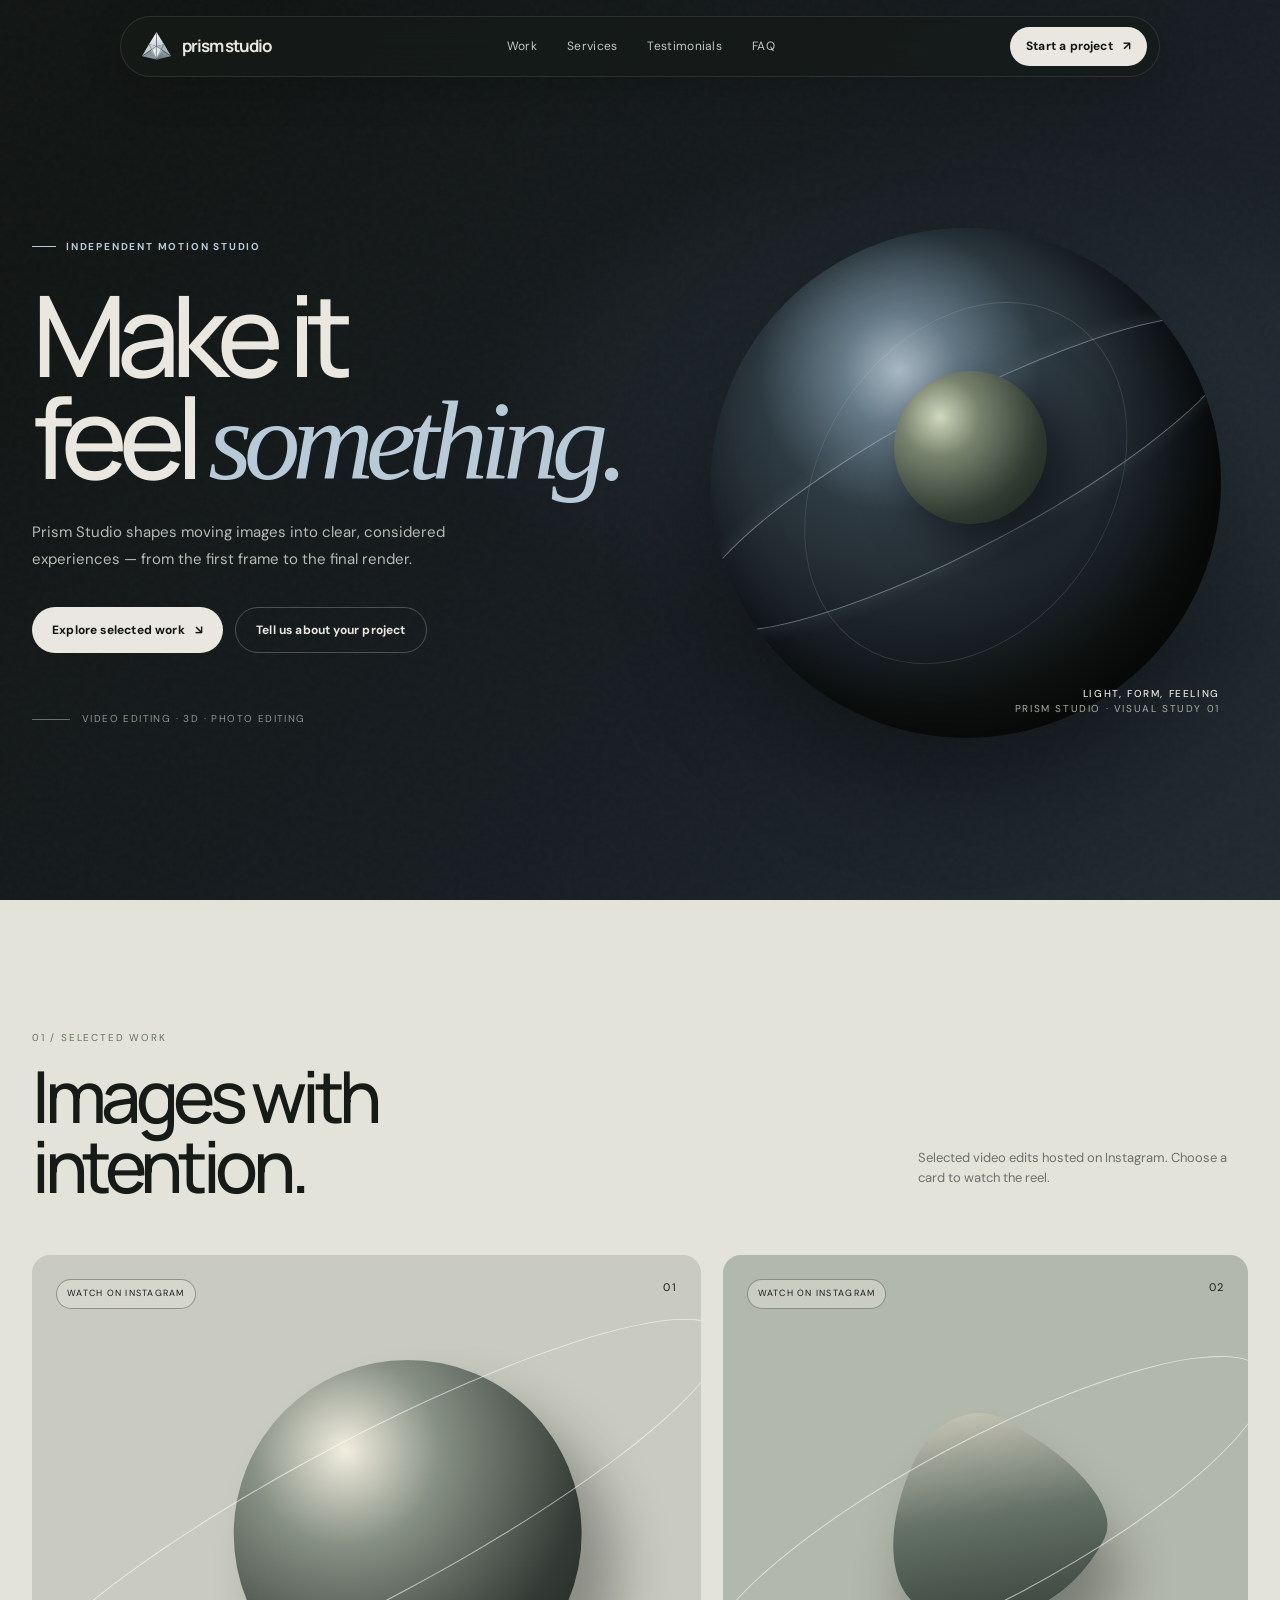
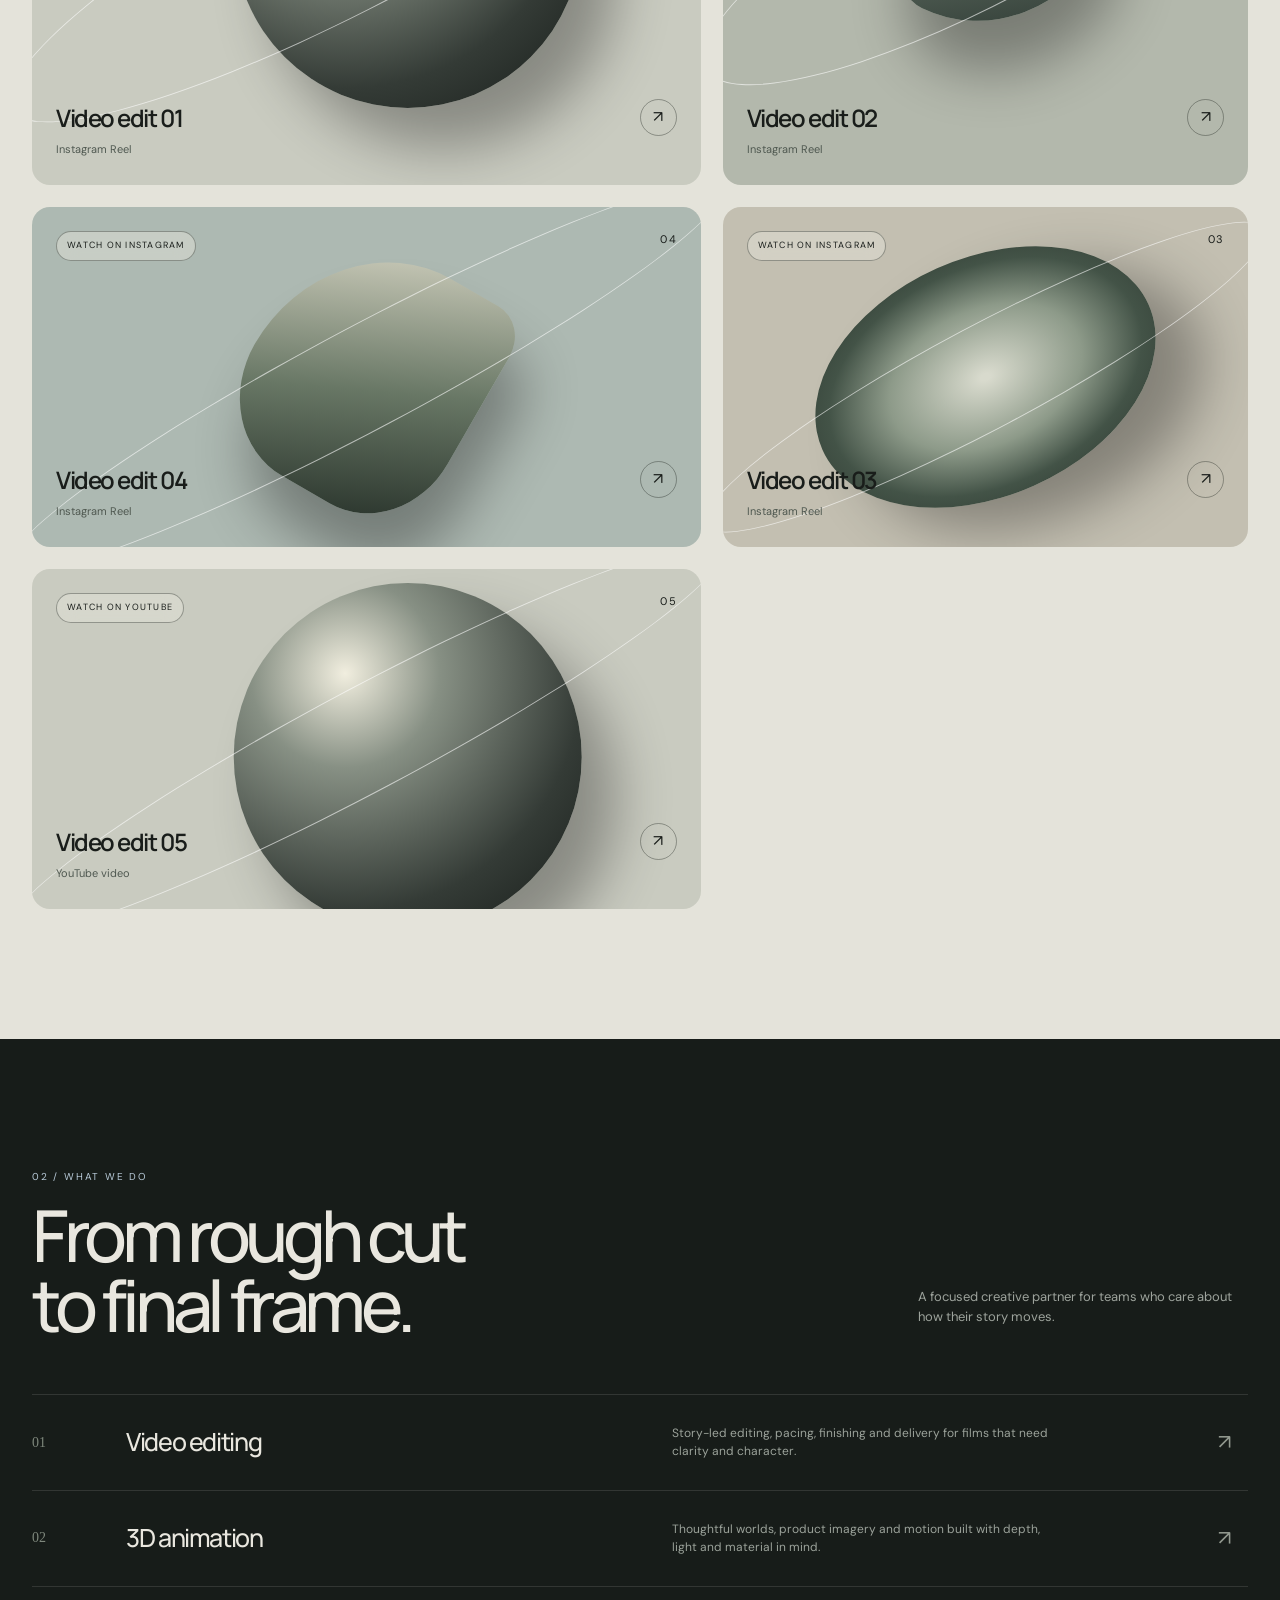
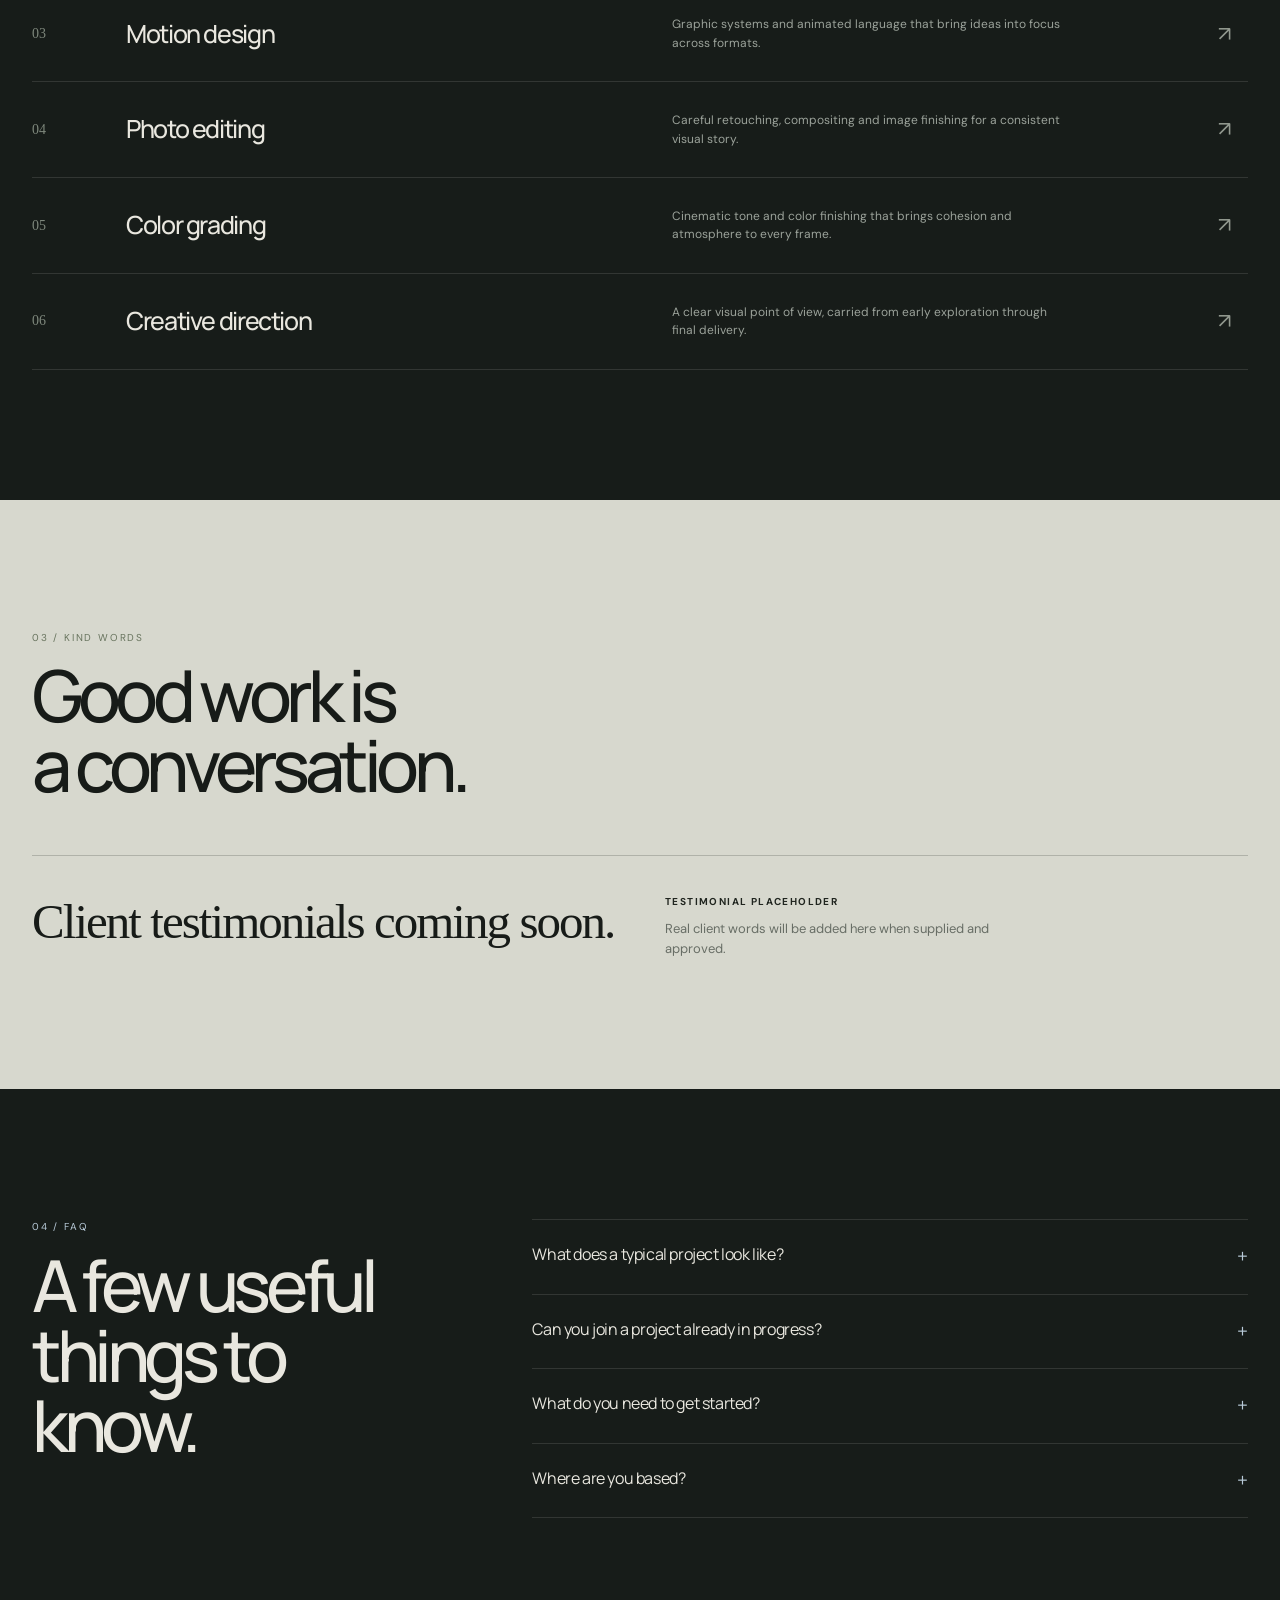
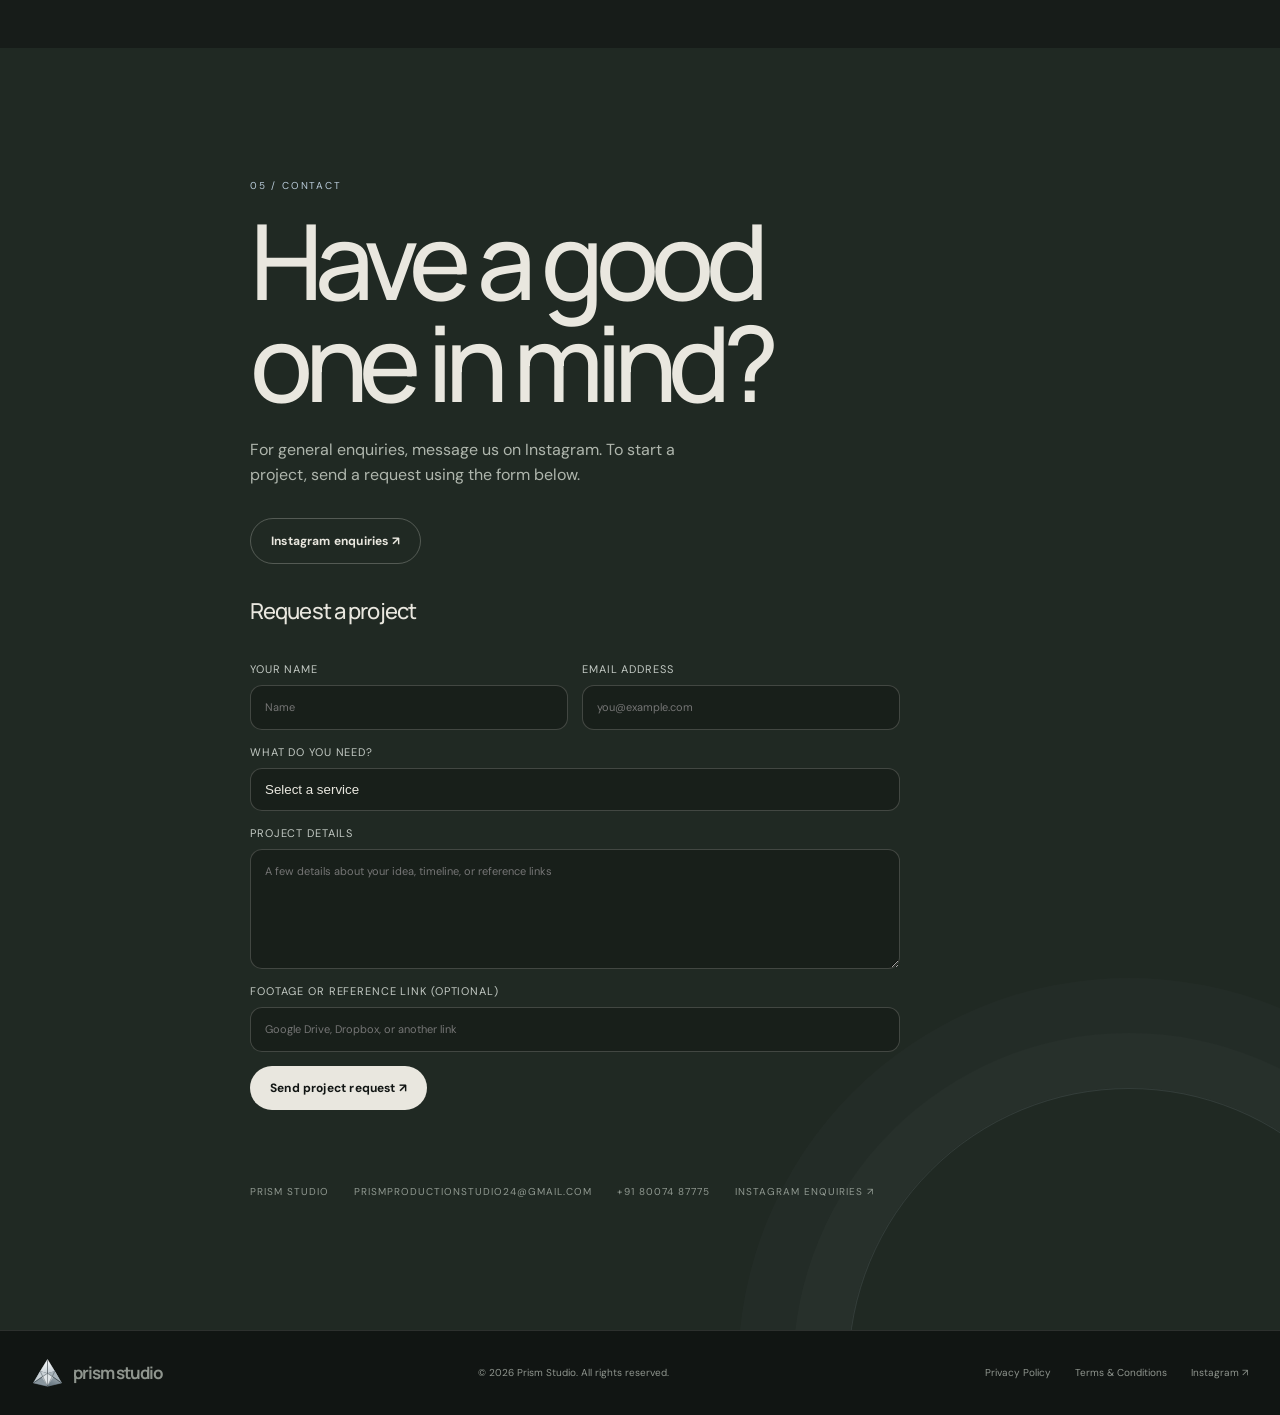
<file: index.html>
<!doctype html><html lang="en"><head><meta charset="utf-8"><meta name="viewport" content="width=device-width,initial-scale=1"><meta name="theme-color" content="#111513"><meta name="description" content="Prism Studio — video editing, motion design and 3D animation."><title>Prism Studio — Motion with meaning</title><link rel="stylesheet" href="assets/site.css"></head><body>
<header class="topbar"><a class="brand" href="#top" aria-label="Prism Studio home"><img class="brand-mark" src="assets/prism-mark.svg" alt="">prism studio</a><nav class="navlinks" aria-label="Main navigation"><a href="#work">Work</a><a href="#services">Services</a><a href="#testimonials">Testimonials</a><a href="#faq">FAQ</a></nav><a class="nav-cta" href="#contact">Start a project <span>↗</span></a><button class="menu-button" aria-label="Toggle navigation" aria-expanded="false">☰</button></header>
<main id="top"><section class="hero"><div class="wrap hero-grid"><div class="reveal"><div class="eyebrow">Independent motion studio</div><h1>Make it<br>feel <em>something.</em></h1><p class="hero-copy">Prism Studio shapes moving images into clear, considered experiences — from the first frame to the final render.</p><div class="actions"><a class="pill" href="#work">Explore selected work <span>↘</span></a><a class="pill outline" href="#contact">Tell us about your project</a></div><div class="hero-note">Video editing · 3D · photo editing</div></div><div class="hero-art reveal delay-1" aria-label="Abstract 3D orbital sculpture"><div class="orbital"><div class="orbital-core"></div></div><div class="art-caption"><strong>Light, form, feeling</strong>Prism Studio · visual study 01</div></div></div></section>
<section class="section work-section" id="work"><div class="wrap"><div class="section-head reveal"><div><div class="section-kicker">01 / Selected work</div><h2>Images with<br>intention.</h2></div><p class="section-intro">Selected video edits hosted on Instagram. Choose a card to watch the reel.</p></div><div class="work-grid"><a class="work-card large reveal" href="https://www.instagram.com/reel/DcoTvQAulcN/?rpxt=MWo0MzhoNXVrMWR6cg==" target="_blank" rel="noopener noreferrer" aria-label="Watch video edit 01 on Instagram"><div class="project-art"></div><div class="work-card-top"><span class="placeholder-tag">Watch on Instagram</span><span class="index">01</span></div><div class="work-card-bottom"><div><h3 class="work-title">Video edit 01</h3><span class="work-type">Instagram Reel</span></div><span class="arrow">↗</span></div></a><a class="work-card reveal delay-1" href="https://www.instagram.com/reel/Dc1XZB6unza/?psln=bG1zMG05eWZ3cm5j" target="_blank" rel="noopener noreferrer" aria-label="Watch video edit 02 on Instagram"><div class="project-art"></div><div class="work-card-top"><span class="placeholder-tag">Watch on Instagram</span><span class="index">02</span></div><div class="work-card-bottom"><div><h3 class="work-title">Video edit 02</h3><span class="work-type">Instagram Reel</span></div><span class="arrow">↗</span></div></a><a class="work-card reveal" href="https://www.instagram.com/reel/DdUJDcROep2/?srtk=bHZiM2lrMzVsazl2" target="_blank" rel="noopener noreferrer" aria-label="Watch video edit 03 on Instagram"><div class="project-art"></div><div class="work-card-top"><span class="placeholder-tag">Watch on Instagram</span><span class="index">03</span></div><div class="work-card-bottom"><div><h3 class="work-title">Video edit 03</h3><span class="work-type">Instagram Reel</span></div><span class="arrow">↗</span></div></a><a class="work-card reveal delay-1" href="https://www.instagram.com/reel/Det_S4xIMMO/?srtk=MTRuODVobW0yYWtkeg==" target="_blank" rel="noopener noreferrer" aria-label="Watch video edit 04 on Instagram"><div class="project-art"></div><div class="work-card-top"><span class="placeholder-tag">Watch on Instagram</span><span class="index">04</span></div><div class="work-card-bottom"><div><h3 class="work-title">Video edit 04</h3><span class="work-type">Instagram Reel</span></div><span class="arrow">↗</span></div></a><a class="work-card reveal" href="https://youtu.be/CrVxP1KVZQ4?si=kU7oTXhPqbn01vKL" target="_blank" rel="noopener noreferrer" aria-label="Watch video edit 05 on YouTube"><div class="project-art"></div><div class="work-card-top"><span class="placeholder-tag">Watch on YouTube</span><span class="index">05</span></div><div class="work-card-bottom"><div><h3 class="work-title">Video edit 05</h3><span class="work-type">YouTube video</span></div><span class="arrow">↗</span></div></a></div></div></section>
<section class="section services-section" id="services"><div class="wrap"><div class="section-head reveal"><div><div class="section-kicker">02 / What we do</div><h2>From rough cut<br>to final frame.</h2></div><p class="section-intro">A focused creative partner for teams who care about how their story moves.</p></div><div class="services-list"><div class="service-row reveal"><span class="service-num">01</span><h3>Video editing</h3><p>Story-led editing, pacing, finishing and delivery for films that need clarity and character.</p><span class="service-arrow">↗</span></div><div class="service-row reveal"><span class="service-num">02</span><h3>3D animation</h3><p>Thoughtful worlds, product imagery and motion built with depth, light and material in mind.</p><span class="service-arrow">↗</span></div><div class="service-row reveal"><span class="service-num">03</span><h3>Motion design</h3><p>Graphic systems and animated language that bring ideas into focus across formats.</p><span class="service-arrow">↗</span></div><div class="service-row reveal"><span class="service-num">04</span><h3>Photo editing</h3><p>Careful retouching, compositing and image finishing for a consistent visual story.</p><span class="service-arrow">↗</span></div><div class="service-row reveal"><span class="service-num">05</span><h3>Color grading</h3><p>Cinematic tone and color finishing that brings cohesion and atmosphere to every frame.</p><span class="service-arrow">↗</span></div><div class="service-row reveal"><span class="service-num">06</span><h3>Creative direction</h3><p>A clear visual point of view, carried from early exploration through final delivery.</p><span class="service-arrow">↗</span></div></div></div></section>
<section class="section testimonial-section" id="testimonials"><div class="wrap"><div class="section-head reveal"><div><div class="section-kicker">03 / Kind words</div><h2>Good work is<br>a conversation.</h2></div></div><div class="testimonial-card reveal"><div class="testimonial-quote">Client testimonials coming soon.</div><div class="testimonial-note"><strong>Testimonial placeholder</strong>Real client words will be added here when supplied and approved.</div></div></div></section>
<section class="section faq-section" id="faq"><div class="wrap faq-layout"><div class="reveal"><div class="section-kicker">04 / FAQ</div><h2>A few useful<br>things to know.</h2></div><div class="faq-list reveal delay-1"><details><summary>What does a typical project look like?</summary><p>Every project is shaped around its goals, team and timeline. Share a little about what you have in mind and we can outline a suitable process.</p></details><details><summary>Can you join a project already in progress?</summary><p>Yes. Prism can support a specific stage, from editorial and motion through to 3D production and finishing.</p></details><details><summary>What do you need to get started?</summary><p>A short brief, a sense of the intended audience and any existing material are a helpful start. We can work through the rest together.</p></details><details><summary>Where are you based?</summary><p>Studio location and availability details will be added here.</p></details></div></div></section>
<section class="section contact-section" id="contact"><div class="wrap contact-inner reveal"><div class="section-kicker">05 / Contact</div><h2>Have a good<br>one in mind?</h2><p>For general enquiries, message us on Instagram. To start a project, send a request using the form below.</p><p><a class="pill outline" href="https://www.instagram.com/prism.studioooo?vrfl=MWh2ZXpia2JwYWEyaw==" target="_blank" rel="noopener noreferrer">Instagram enquiries ↗</a></p><h3 class="form-heading">Request a project</h3><form class="contact-form" id="project-form" action="https://formspree.io/f/mwlepyba" method="POST"><input type="hidden" name="_subject" value="New Prism Studio project request"><label class="form-trap" aria-hidden="true">Leave this field empty<input name="_gotcha" tabindex="-1" autocomplete="off"></label><label>Your name<input name="name" autocomplete="name" required placeholder="Name"></label><label>Email address<input name="email" type="email" autocomplete="email" required placeholder="you@example.com"></label><label class="full">What do you need?<select name="service" required><option value="" disabled selected>Select a service</option><option>Video editing</option><option>3D animation</option><option>Photo editing</option><option>Motion design</option><option>Color grading</option><option>Something else</option></select></label><label class="full">Project details<textarea name="details" required placeholder="A few details about your idea, timeline, or reference links"></textarea></label><label class="full">Footage or reference link (optional)<input name="footage_link" type="url" placeholder="Google Drive, Dropbox, or another link"></label><button class="pill" type="submit">Send project request ↗</button><p class="form-status" id="form-status" role="status" aria-live="polite"></p></form><div class="contact-meta"><span>Prism Studio</span><a href="mailto:prismproductionstudio24@gmail.com">prismproductionstudio24@gmail.com</a><a href="tel:+918007487775">+91 80074 87775</a><span><a href="https://www.instagram.com/prism.studioooo?vrfl=MWh2ZXpia2JwYWEyaw==" target="_blank" rel="noopener noreferrer">Instagram enquiries ↗</a></span></div></div></section></main>
<footer class="footer"><div class="wrap footer-inner"><a class="brand" href="#top"><img class="brand-mark" src="assets/prism-mark.svg" alt="">prism studio</a><span>© <span data-year></span> Prism Studio. All rights reserved.</span><div class="footer-links"><a href="privacy.html">Privacy Policy</a><a href="terms.html">Terms &amp; Conditions</a><a href="https://www.instagram.com/prism.studioooo?vrfl=MWh2ZXpia2JwYWEyaw==" target="_blank" rel="noopener noreferrer">Instagram ↗</a></div></div></footer><script src="assets/site.js"></script></body></html>
</file>
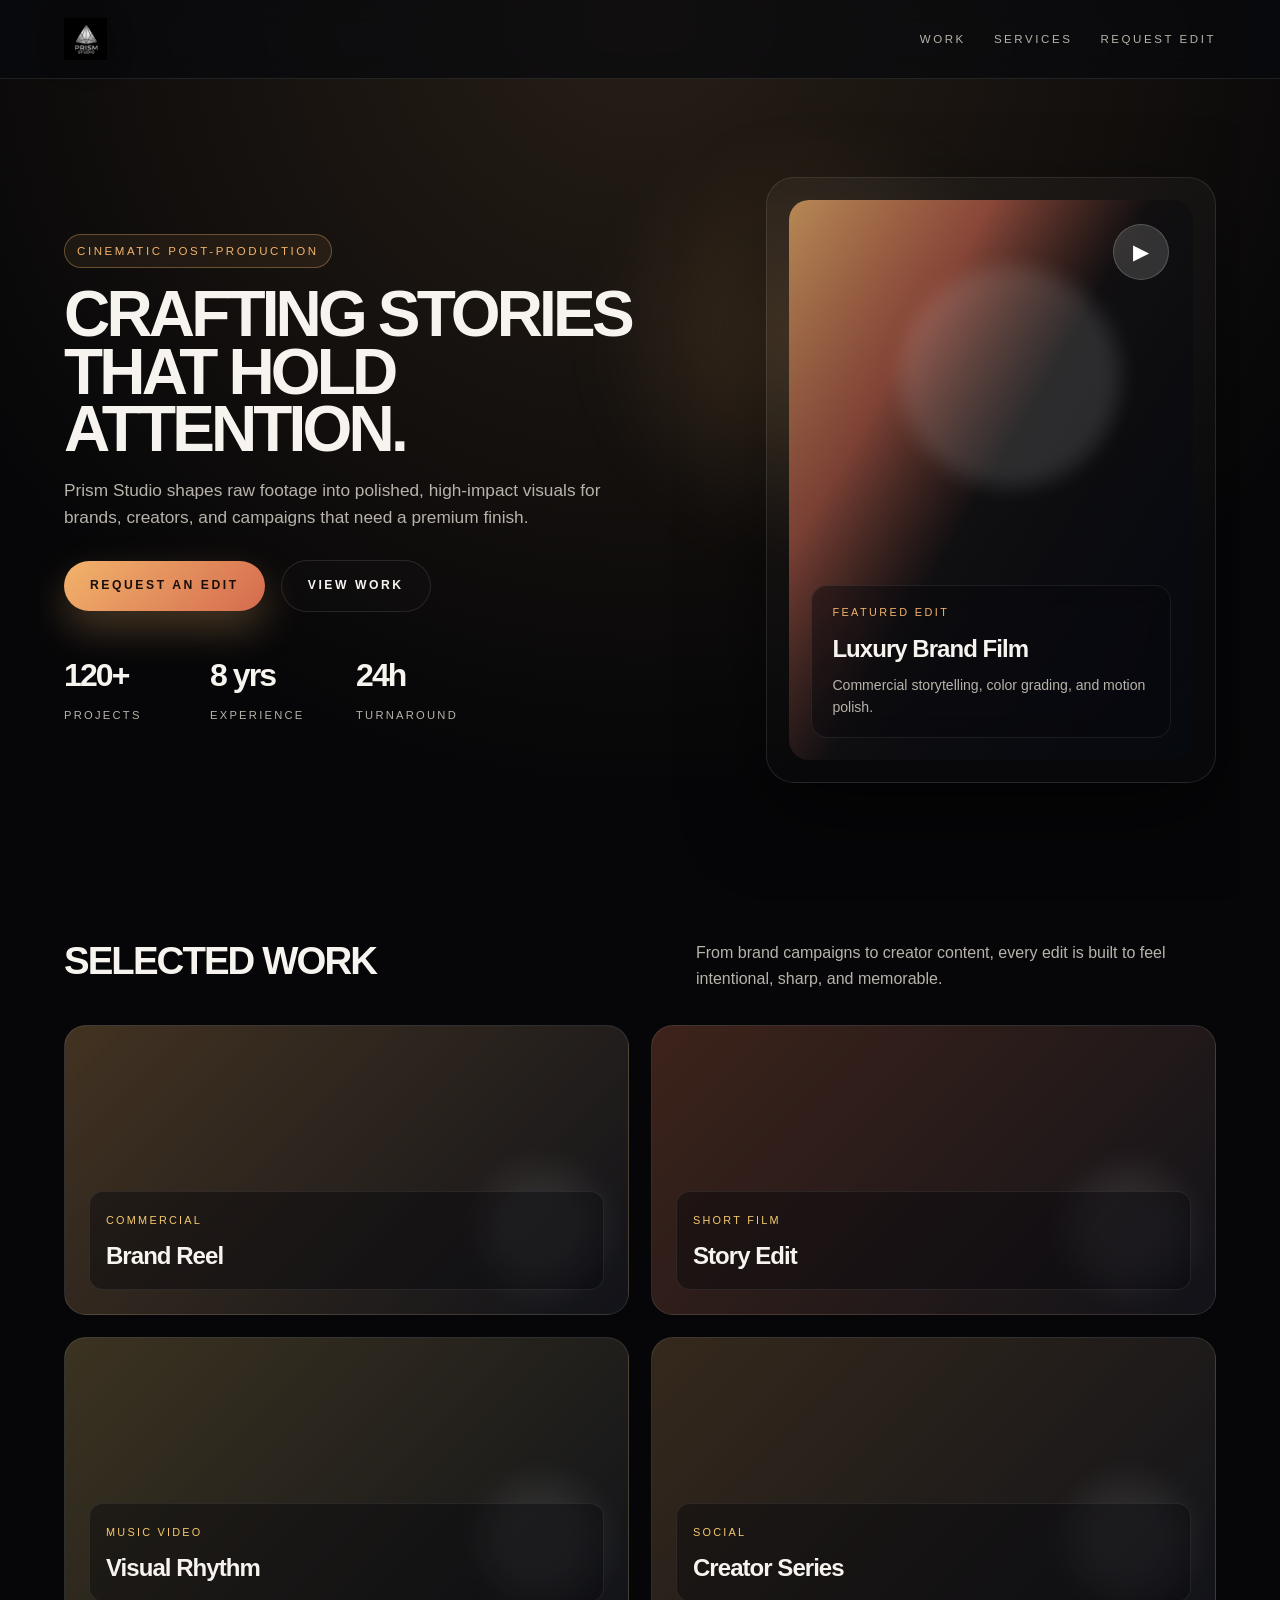
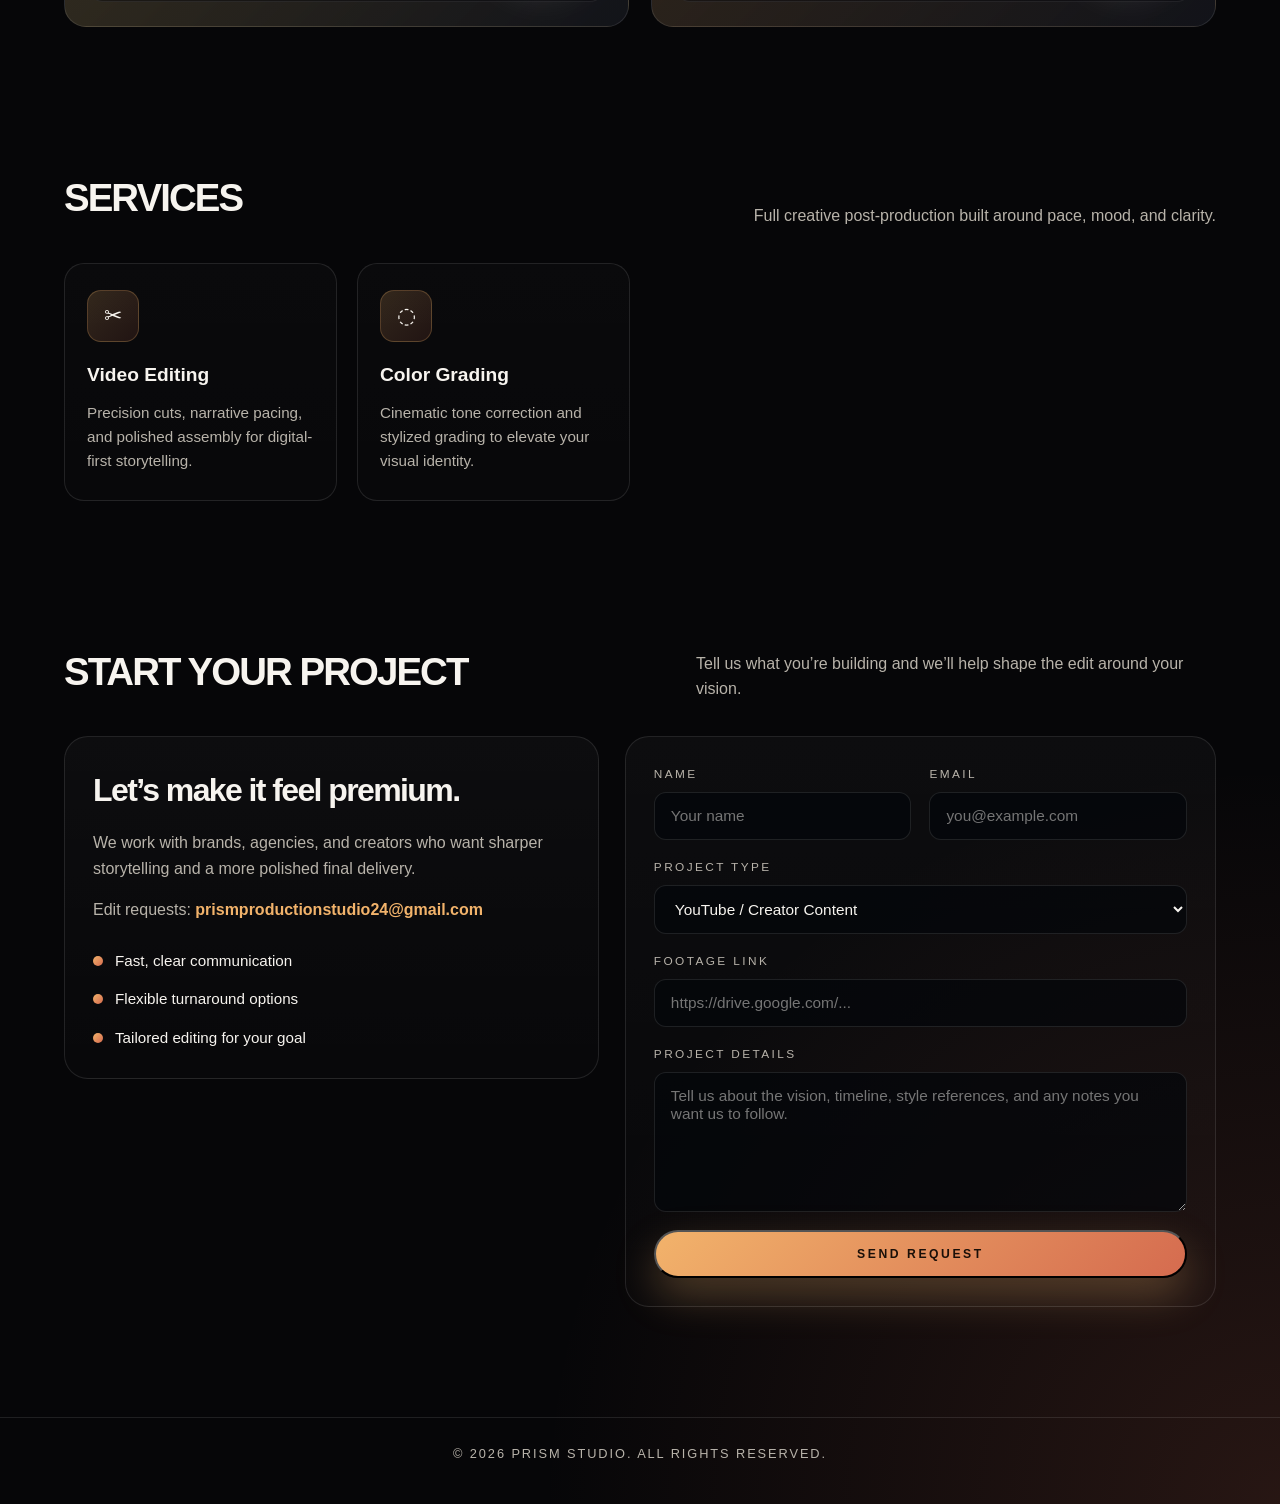
<file: index .html>
<!DOCTYPE html>
<html lang="en">
<head>
    <meta charset="UTF-8">
    <meta name="viewport" content="width=device-width, initial-scale=1.0">
    <title>Prism Studio | Video Editing & Post-Production</title>
    <style>
        :root {
            --bg: #060608;
            --bg-soft: #0f1016;
            --panel: rgba(12, 14, 20, 0.82);
            --panel-strong: #141722;
            --line: rgba(255,255,255,0.1);
            --text: #f7f4ef;
            --muted: #b8b3aa;
            --accent: #f2b36b;
            --accent-2: #d56b4f;
            --highlight: #f4c96d;
            --shadow: 0 30px 80px rgba(0, 0, 0, 0.5);
        }

        * {
            margin: 0;
            padding: 0;
            box-sizing: border-box;
            font-family: 'Inter', -apple-system, BlinkMacSystemFont, 'Segoe UI', sans-serif;
        }

        html {
            scroll-behavior: smooth;
        }

        body {
            background:
                radial-gradient(circle at top, rgba(242, 179, 107, 0.14), transparent 25%),
                radial-gradient(circle at bottom right, rgba(213, 107, 79, 0.16), transparent 22%),
                var(--bg);
            color: var(--text);
            line-height: 1.6;
        }

        img {
            max-width: 100%;
            display: block;
        }

        a {
            text-decoration: none;
        }

        header {
            position: fixed;
            top: 0;
            left: 0;
            width: 100%;
            z-index: 20;
            background: rgba(8, 9, 13, 0.7);
            backdrop-filter: blur(12px);
            border-bottom: 1px solid var(--line);
        }

        .nav-wrap {
            max-width: 1200px;
            margin: 0 auto;
            padding: 18px 24px;
            display: flex;
            align-items: center;
            justify-content: space-between;
        }

        .logo {
            display: flex;
            align-items: center;
            gap: 10px;
        }

        .logo img {
            height: 42px;
            width: auto;
            object-fit: contain;
            filter: drop-shadow(0 4px 12px rgba(0, 0, 0, 0.25));
        }

        nav {
            display: flex;
            align-items: center;
            gap: 28px;
        }

        nav a {
            font-size: 0.72rem;
            letter-spacing: 0.16rem;
            text-transform: uppercase;
            color: var(--muted);
            transition: color 0.2s ease;
        }

        nav a:hover {
            color: var(--text);
        }

        .hero {
            min-height: 100vh;
            display: grid;
            place-items: center;
            padding: 140px 24px 80px;
            position: relative;
            overflow: hidden;
        }

        .hero::before {
            content: "";
            position: absolute;
            inset: 10% 15% auto auto;
            width: 500px;
            height: 500px;
            background: radial-gradient(circle, rgba(242, 179, 107, 0.18), transparent 60%);
            filter: blur(30px);
        }

        .hero-shell {
            max-width: 1200px;
            width: 100%;
            display: grid;
            grid-template-columns: 1.2fr 0.8fr;
            align-items: center;
            gap: 28px;
            position: relative;
            z-index: 1;
        }

        .eyebrow {
            display: inline-block;
            margin-bottom: 18px;
            padding: 7px 12px;
            border: 1px solid rgba(242, 179, 107, 0.35);
            border-radius: 999px;
            color: var(--accent);
            background: rgba(242, 179, 107, 0.08);
            font-size: 0.72rem;
            letter-spacing: 0.16rem;
            text-transform: uppercase;
        }

        h1 {
            font-size: clamp(3rem, 5vw, 6rem);
            line-height: 0.9;
            letter-spacing: -0.06em;
            margin-bottom: 18px;
            text-transform: uppercase;
            max-width: 580px;
        }

        .hero-copy p {
            max-width: 560px;
            color: var(--muted);
            font-size: 1.08rem;
            margin-bottom: 28px;
        }

        .cta-row {
            display: flex;
            flex-wrap: wrap;
            gap: 16px;
            align-items: center;
        }

        .btn {
            display: inline-flex;
            align-items: center;
            justify-content: center;
            padding: 15px 26px;
            border-radius: 999px;
            font-size: 0.76rem;
            font-weight: 700;
            letter-spacing: 0.16rem;
            text-transform: uppercase;
            transition: transform 0.2s ease, box-shadow 0.2s ease, border-color 0.2s ease;
        }

        .btn-primary {
            background: linear-gradient(135deg, var(--accent), var(--accent-2));
            color: #1a0f08;
            box-shadow: 0 18px 40px rgba(242, 179, 107, 0.28);
        }

        .btn-secondary {
            border: 1px solid var(--line);
            color: var(--text);
            background: rgba(255,255,255,0.01);
        }

        .btn:hover {
            transform: translateY(-2px);
        }

        .stats {
            display: flex;
            flex-wrap: wrap;
            gap: 26px;
            margin-top: 38px;
        }

        .stat {
            min-width: 120px;
        }

        .stat strong {
            display: block;
            font-size: 2rem;
            font-weight: 800;
            letter-spacing: -0.06em;
        }

        .stat span {
            color: var(--muted);
            font-size: 0.7rem;
            letter-spacing: 0.14rem;
            text-transform: uppercase;
        }

        .hero-card {
            background: linear-gradient(180deg, rgba(255,255,255,0.03), rgba(255,255,255,0.01));
            border: 1px solid var(--line);
            border-radius: 28px;
            box-shadow: var(--shadow);
            padding: 22px;
            position: relative;
        }

        .video-preview {
            height: 560px;
            border-radius: 20px;
            position: relative;
            overflow: hidden;
            background:
                linear-gradient(135deg, rgba(7, 10, 18, 0.25), rgba(7, 10, 18, 0.8)),
                linear-gradient(120deg, #f2b36b 0%, #d56b4f 28%, #1a140f 50%, #060608 100%);
            display: flex;
            align-items: end;
            justify-content: start;
            padding: 22px;
        }

        .video-preview::before {
            content: "";
            position: absolute;
            inset: 12% 18% auto auto;
            width: 220px;
            height: 220px;
            border-radius: 50%;
            background: rgba(255,255,255,0.12);
            filter: blur(10px);
        }

        .play-badge {
            position: absolute;
            top: 24px;
            right: 24px;
            width: 56px;
            height: 56px;
            border-radius: 50%;
            display: grid;
            place-items: center;
            background: rgba(255,255,255,0.15);
            border: 1px solid rgba(255,255,255,0.18);
            color: white;
            font-size: 1.3rem;
            backdrop-filter: blur(10px);
        }

        .preview-meta {
            position: relative;
            z-index: 1;
            background: rgba(8, 9, 13, 0.42);
            backdrop-filter: blur(12px);
            border: 1px solid rgba(255,255,255,0.08);
            border-radius: 16px;
            padding: 18px 20px;
            width: 100%;
        }

        .preview-meta small {
            display: block;
            color: var(--accent);
            text-transform: uppercase;
            letter-spacing: 0.15rem;
            font-size: 0.68rem;
            margin-bottom: 8px;
        }

        .preview-meta h3 {
            font-size: 1.5rem;
            letter-spacing: -0.04em;
            margin-bottom: 6px;
        }

        .preview-meta p {
            color: var(--muted);
            font-size: 0.88rem;
        }

        section {
            max-width: 1200px;
            margin: 0 auto;
            padding: 30px 24px 110px;
        }

        .section-header {
            display: flex;
            justify-content: space-between;
            align-items: end;
            gap: 24px;
            margin-bottom: 34px;
        }

        .section-header h2 {
            font-size: clamp(2rem, 3vw, 3rem);
            letter-spacing: -0.05em;
            text-transform: uppercase;
        }

        .section-header p {
            max-width: 520px;
            color: var(--muted);
            font-size: 1rem;
        }

        .work-grid {
            display: grid;
            grid-template-columns: repeat(12, 1fr);
            gap: 22px;
        }

        .work-item {
            grid-column: span 6;
            min-height: 290px;
            border-radius: 22px;
            background: linear-gradient(135deg, rgba(255,255,255,0.04), rgba(255,255,255,0.02));
            border: 1px solid var(--line);
            position: relative;
            overflow: hidden;
            padding: 24px;
            display: flex;
            align-items: end;
        }

        .work-item:nth-child(1) {
            background: linear-gradient(135deg, rgba(242, 179, 107, 0.2), rgba(17, 19, 26, 0.9)), #16120f;
        }

        .work-item:nth-child(2) {
            background: linear-gradient(135deg, rgba(213, 107, 79, 0.2), rgba(17, 19, 26, 0.9)), #17110d;
        }

        .work-item:nth-child(3) {
            background: linear-gradient(135deg, rgba(244, 201, 109, 0.16), rgba(17, 19, 26, 0.9)), #181612;
        }

        .work-item:nth-child(4) {
            background: linear-gradient(135deg, rgba(242, 179, 107, 0.14), rgba(17, 19, 26, 0.9)), #16120f;
        }

        .work-item::before {
            content: "";
            position: absolute;
            inset: auto 26px 26px auto;
            width: 120px;
            height: 120px;
            border-radius: 50%;
            background: rgba(255,255,255,0.08);
            filter: blur(16px);
        }

        .work-label {
            position: relative;
            z-index: 1;
            background: rgba(8, 9, 13, 0.44);
            border: 1px solid rgba(255,255,255,0.08);
            border-radius: 14px;
            padding: 14px 16px;
            width: 100%;
        }

        .work-label small {
            display: inline-block;
            color: var(--highlight);
            font-size: 0.68rem;
            letter-spacing: 0.14rem;
            text-transform: uppercase;
            margin-bottom: 8px;
        }

        .work-label h3 {
            font-size: 1.5rem;
            letter-spacing: -0.04em;
        }

        .services-grid {
            display: grid;
            grid-template-columns: repeat(4, minmax(0, 1fr));
            gap: 20px;
        }

        .service-card {
            background: linear-gradient(180deg, rgba(255,255,255,0.02), rgba(255,255,255,0.01));
            border: 1px solid var(--line);
            border-radius: 20px;
            padding: 26px 22px;
        }

        .service-icon {
            width: 52px;
            height: 52px;
            border-radius: 14px;
            background: linear-gradient(135deg, rgba(242,179,107,0.18), rgba(213,107,79,0.12));
            border: 1px solid rgba(242, 179, 107, 0.24);
            display: grid;
            place-items: center;
            margin-bottom: 18px;
            font-size: 1.4rem;
        }

        .service-card h3 {
            font-size: 1.2rem;
            margin-bottom: 10px;
        }

        .service-card p {
            color: var(--muted);
            font-size: 0.95rem;
        }

        .contact-wrap {
            display: grid;
            grid-template-columns: 0.95fr 1.05fr;
            gap: 26px;
            align-items: start;
        }

        .contact-copy {
            padding: 28px;
            background: linear-gradient(180deg, rgba(255,255,255,0.03), rgba(255,255,255,0.01));
            border: 1px solid var(--line);
            border-radius: 24px;
        }

        .contact-copy h3 {
            font-size: 2rem;
            letter-spacing: -0.05em;
            margin-bottom: 14px;
        }

        .contact-copy p {
            color: var(--muted);
            margin-bottom: 26px;
        }

        .contact-copy .contact-email {
            margin-top: -10px;
            margin-bottom: 26px;
        }

        .contact-copy .contact-email a {
            color: var(--accent);
            font-weight: 600;
        }

        .contact-points {
            display: grid;
            gap: 14px;
        }

        .contact-points div {
            display: flex;
            align-items: center;
            gap: 12px;
            color: var(--text);
            font-size: 0.95rem;
        }

        .dot {
            width: 10px;
            height: 10px;
            border-radius: 50%;
            background: linear-gradient(135deg, var(--accent), var(--accent-2));
        }

        .contact-form {
            background: linear-gradient(180deg, rgba(255,255,255,0.03), rgba(255,255,255,0.01));
            border: 1px solid var(--line);
            border-radius: 24px;
            padding: 28px;
            display: grid;
            gap: 18px;
        }

        .form-row {
            display: grid;
            grid-template-columns: 1fr 1fr;
            gap: 18px;
        }

        .field {
            display: grid;
            gap: 8px;
        }

        .field label {
            font-size: 0.74rem;
            letter-spacing: 0.15rem;
            color: var(--muted);
            text-transform: uppercase;
        }

        .field input,
        .field select,
        .field textarea {
            width: 100%;
            border: 1px solid var(--line);
            background: rgba(4, 6, 10, 0.7);
            padding: 14px 16px;
            border-radius: 12px;
            color: var(--text);
            font-size: 0.96rem;
            outline: none;
            transition: border-color 0.2s ease, box-shadow 0.2s ease;
        }

        .field input:focus,
        .field select:focus,
        .field textarea:focus {
            border-color: rgba(242, 179, 107, 0.5);
            box-shadow: 0 0 0 3px rgba(242, 179, 107, 0.12);
        }

        .field textarea {
            min-height: 140px;
            resize: vertical;
        }

        footer {
            border-top: 1px solid var(--line);
            padding: 26px 24px 40px;
            text-align: center;
            color: var(--muted);
            font-size: 0.8rem;
            letter-spacing: 0.12rem;
            text-transform: uppercase;
        }

        @media (max-width: 980px) {
            .hero-shell,
            .contact-wrap {
                grid-template-columns: 1fr;
            }

            .services-grid {
                grid-template-columns: repeat(2, minmax(0, 1fr));
            }
        }

        @media (max-width: 680px) {
            nav {
                gap: 14px;
            }

            nav a {
                font-size: 0.62rem;
                letter-spacing: 0.08rem;
            }

            .logo {
                letter-spacing: 0.18rem;
            }

            .work-item {
                grid-column: span 12;
            }

            .form-row,
            .services-grid {
                grid-template-columns: 1fr;
            }

            .hero {
                padding-top: 120px;
            }

            .video-preview {
                height: 420px;
            }
        }
    </style>
</head>
<body>
    <header>
        <div class="nav-wrap">
            <a href="#" class="logo">
                <img src="Prism_Studio.png" alt="Prism Studio logo">
            </a>
            <nav>
                <a href="#work">Work</a>
                <a href="#services">Services</a>
                <a href="#contact">Request Edit</a>
            </nav>
        </div>
    </header>

    <main>
        <section class="hero">
            <div class="hero-shell">
                <div class="hero-copy">
                    <div class="eyebrow">Cinematic post-production</div>
                    <h1>Crafting stories that hold attention.</h1>
                    <p>Prism Studio shapes raw footage into polished, high-impact visuals for brands, creators, and campaigns that need a premium finish.</p>

                    <div class="cta-row">
                        <a href="#contact" class="btn btn-primary">Request an Edit</a>
                        <a href="#work" class="btn btn-secondary">View Work</a>
                    </div>

                    <div class="stats">
                        <div class="stat">
                            <strong>120+</strong>
                            <span>Projects</span>
                        </div>
                        <div class="stat">
                            <strong>8 yrs</strong>
                            <span>Experience</span>
                        </div>
                        <div class="stat">
                            <strong>24h</strong>
                            <span>Turnaround</span>
                        </div>
                    </div>
                </div>

                <div class="hero-card">
                    <div class="video-preview">
                        <div class="play-badge">▶</div>
                        <div class="preview-meta">
                            <small>Featured Edit</small>
                            <h3>Luxury Brand Film</h3>
                            <p>Commercial storytelling, color grading, and motion polish.</p>
                        </div>
                    </div>
                </div>
            </div>
        </section>

        <section id="work">
            <div class="section-header">
                <h2>Selected Work</h2>
                <p>From brand campaigns to creator content, every edit is built to feel intentional, sharp, and memorable.</p>
            </div>

            <div class="work-grid">
                <div class="work-item">
                    <div class="work-label">
                        <small>Commercial</small>
                        <h3>Brand Reel</h3>
                    </div>
                </div>

                <div class="work-item">
                    <div class="work-label">
                        <small>Short Film</small>
                        <h3>Story Edit</h3>
                    </div>
                </div>

                <div class="work-item">
                    <div class="work-label">
                        <small>Music Video</small>
                        <h3>Visual Rhythm</h3>
                    </div>
                </div>

                <div class="work-item">
                    <div class="work-label">
                        <small>Social</small>
                        <h3>Creator Series</h3>
                    </div>
                </div>
            </div>
        </section>

        <section id="services">
            <div class="section-header">
                <h2>Services</h2>
                <p>Full creative post-production built around pace, mood, and clarity.</p>
            </div>

            <div class="services-grid">
                <div class="service-card">
                    <div class="service-icon">✂</div>
                    <h3>Video Editing</h3>
                    <p>Precision cuts, narrative pacing, and polished assembly for digital-first storytelling.</p>
                </div>

                <div class="service-card">
                    <div class="service-icon">◌</div>
                    <h3>Color Grading</h3>
                    <p>Cinematic tone correction and stylized grading to elevate your visual identity.</p>
                </div>

            </div>
        </section>

        <section id="contact">
            <div class="section-header">
                <h2>Start Your Project</h2>
                <p>Tell us what you’re building and we’ll help shape the edit around your vision.</p>
            </div>

            <div class="contact-wrap">
                <div class="contact-copy">
                    <h3>Let’s make it feel premium.</h3>
                    <p>We work with brands, agencies, and creators who want sharper storytelling and a more polished final delivery.</p>
                    <p class="contact-email">Edit requests: <a href="mailto:prismproductionstudio24@gmail.com">prismproductionstudio24@gmail.com</a></p>

                    <div class="contact-points">
                        <div><span class="dot"></span>Fast, clear communication</div>
                        <div><span class="dot"></span>Flexible turnaround options</div>
                        <div><span class="dot"></span>Tailored editing for your goal</div>
                    </div>
                </div>

                <form class="contact-form" id="order-form">
                    <div class="form-row">
                        <div class="field">
                            <label for="name">Name</label>
                            <input type="text" id="name" name="name" placeholder="Your name" required>
                        </div>

                        <div class="field">
                            <label for="email">Email</label>
                            <input type="email" id="email" name="email" placeholder="you@example.com" required>
                        </div>
                    </div>

                    <div class="field">
                        <label for="project-type">Project Type</label>
                        <select id="project-type" name="project_type">
                            <option value="youtube">YouTube / Creator Content</option>
                            <option value="commercial">Commercial / Brand Ad</option>
                            <option value="music-video">Music Video</option>
                            <option value="social-reels">Short-form Reels</option>
                            <option value="other">Other</option>
                        </select>
                    </div>

                    <div class="field">
                        <label for="footage-link">Footage Link</label>
                        <input type="url" id="footage-link" name="footage_link" placeholder="https://drive.google.com/..." required>
                    </div>

                    <div class="field">
                        <label for="message">Project Details</label>
                        <textarea id="message" name="message" placeholder="Tell us about the vision, timeline, style references, and any notes you want us to follow." required></textarea>
                    </div>

                    <button type="submit" class="btn btn-primary">Send Request</button>
                    <div id="order-status" style="margin-top:16px;color:var(--accent);font-size:0.95rem;display:none;"></div>
                </form>
            </div>
        </section>
    </main>

    <footer>
        &copy; 2026 Prism Studio. All rights reserved.
    </footer>

    <script>
        const orderForm = document.getElementById('order-form');
        const statusEl = document.getElementById('order-status');

        if (orderForm) {
            orderForm.addEventListener('submit', async (event) => {
                event.preventDefault();
                statusEl.style.display = 'block';
                statusEl.textContent = 'Sending your request...';

                const formData = new FormData(orderForm);
                const body = {
                    name: formData.get('name'),
                    email: formData.get('email'),
                    projectType: formData.get('project_type'),
                    footageLink: formData.get('footage_link'),
                    message: formData.get('message'),
                };

                try {
                    const response = await fetch('https://prism-studio-ml1s.onrender.com/api/order-request', {
                        method: 'POST',
                        headers: {
                            'Content-Type': 'application/json',
                        },
                        body: JSON.stringify(body),
                    });

                    if (!response.ok) {
                        throw new Error('Unable to send request.');
                    }

                    const result = await response.json();
                    statusEl.textContent = `Your request has been received and accepted. We will contact you soon. Order ID: ${result.orderId || 'pending'}.`;
                    orderForm.reset();
                } catch (error) {
                    statusEl.textContent = 'There was an issue sending your request. Please try again.';
                    console.error(error);
                }
            });
        }
    </script>
</body>
</html>
</file>
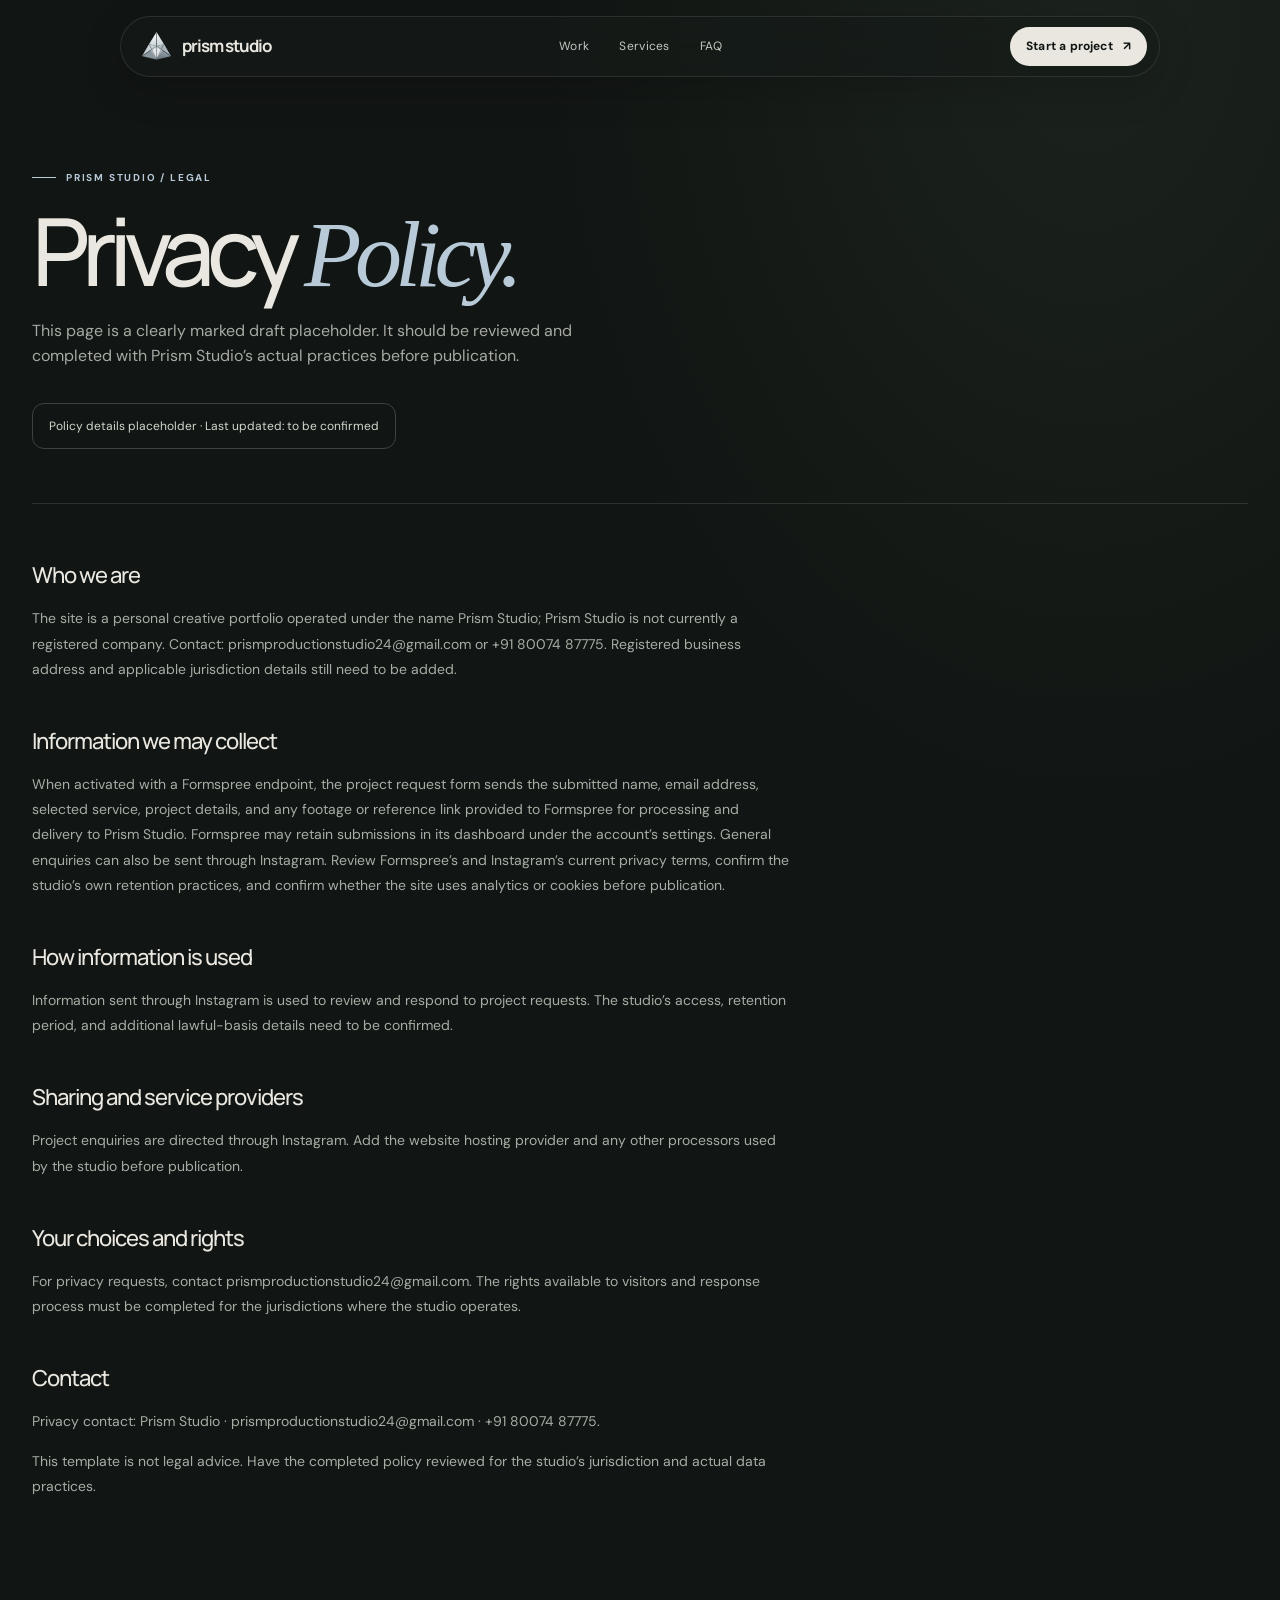
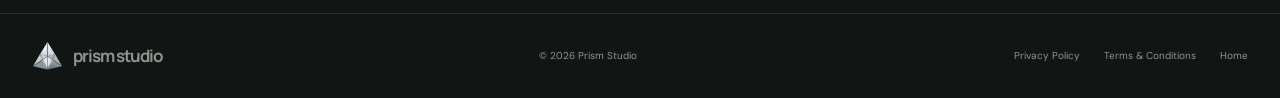
<file: privacy.html>
<!doctype html><html lang="en"><head><meta charset="utf-8"><meta name="viewport" content="width=device-width,initial-scale=1"><meta name="theme-color" content="#111513"><title>Privacy Policy — Prism Studio</title><link rel="stylesheet" href="assets/site.css"></head><body><header class="topbar"><a class="brand" href="index.html"><img class="brand-mark" src="assets/prism-mark.svg" alt="">prism studio</a><nav class="navlinks" aria-label="Main navigation"><a href="index.html#work">Work</a><a href="index.html#services">Services</a><a href="index.html#faq">FAQ</a></nav><a class="nav-cta" href="index.html#contact">Start a project <span>↗</span></a><button class="menu-button" aria-label="Toggle navigation" aria-expanded="false">☰</button></header><main class="legal-main"><div class="wrap"><div class="page-hero"><div class="eyebrow">Prism Studio / Legal</div><h1>Privacy <em>Policy.</em></h1><p>This page is a clearly marked draft placeholder. It should be reviewed and completed with Prism Studio’s actual practices before publication.</p><span class="placeholder-callout">Policy details placeholder · Last updated: to be confirmed</span></div><article class="legal-copy"><h2>Who we are</h2><p>The site is a personal creative portfolio operated under the name Prism Studio; Prism Studio is not currently a registered company. Contact: <a href="mailto:prismproductionstudio24@gmail.com">prismproductionstudio24@gmail.com</a> or <a href="tel:+918007487775">+91 80074 87775</a>. Registered business address and applicable jurisdiction details still need to be added.</p><h2>Information we may collect</h2><p>When activated with a Formspree endpoint, the project request form sends the submitted name, email address, selected service, project details, and any footage or reference link provided to Formspree for processing and delivery to Prism Studio. Formspree may retain submissions in its dashboard under the account’s settings. General enquiries can also be sent through Instagram. Review Formspree’s and Instagram’s current privacy terms, confirm the studio’s own retention practices, and confirm whether the site uses analytics or cookies before publication.</p><h2>How information is used</h2><p>Information sent through Instagram is used to review and respond to project requests. The studio’s access, retention period, and additional lawful-basis details need to be confirmed.</p><h2>Sharing and service providers</h2><p>Project enquiries are directed through Instagram. Add the website hosting provider and any other processors used by the studio before publication.</p><h2>Your choices and rights</h2><p>For privacy requests, contact <a href="mailto:prismproductionstudio24@gmail.com">prismproductionstudio24@gmail.com</a>. The rights available to visitors and response process must be completed for the jurisdictions where the studio operates.</p><h2>Contact</h2><p>Privacy contact: Prism Studio · <a href="mailto:prismproductionstudio24@gmail.com">prismproductionstudio24@gmail.com</a> · <a href="tel:+918007487775">+91 80074 87775</a>.</p><p>This template is not legal advice. Have the completed policy reviewed for the studio’s jurisdiction and actual data practices.</p></article></div></main><footer class="footer"><div class="wrap footer-inner"><a class="brand" href="index.html"><img class="brand-mark" src="assets/prism-mark.svg" alt="">prism studio</a><span>© <span data-year></span> Prism Studio</span><div class="footer-links"><a href="privacy.html">Privacy Policy</a><a href="terms.html">Terms &amp; Conditions</a><a href="index.html">Home</a></div></div></footer><script src="assets/site.js"></script></body></html>
</file>
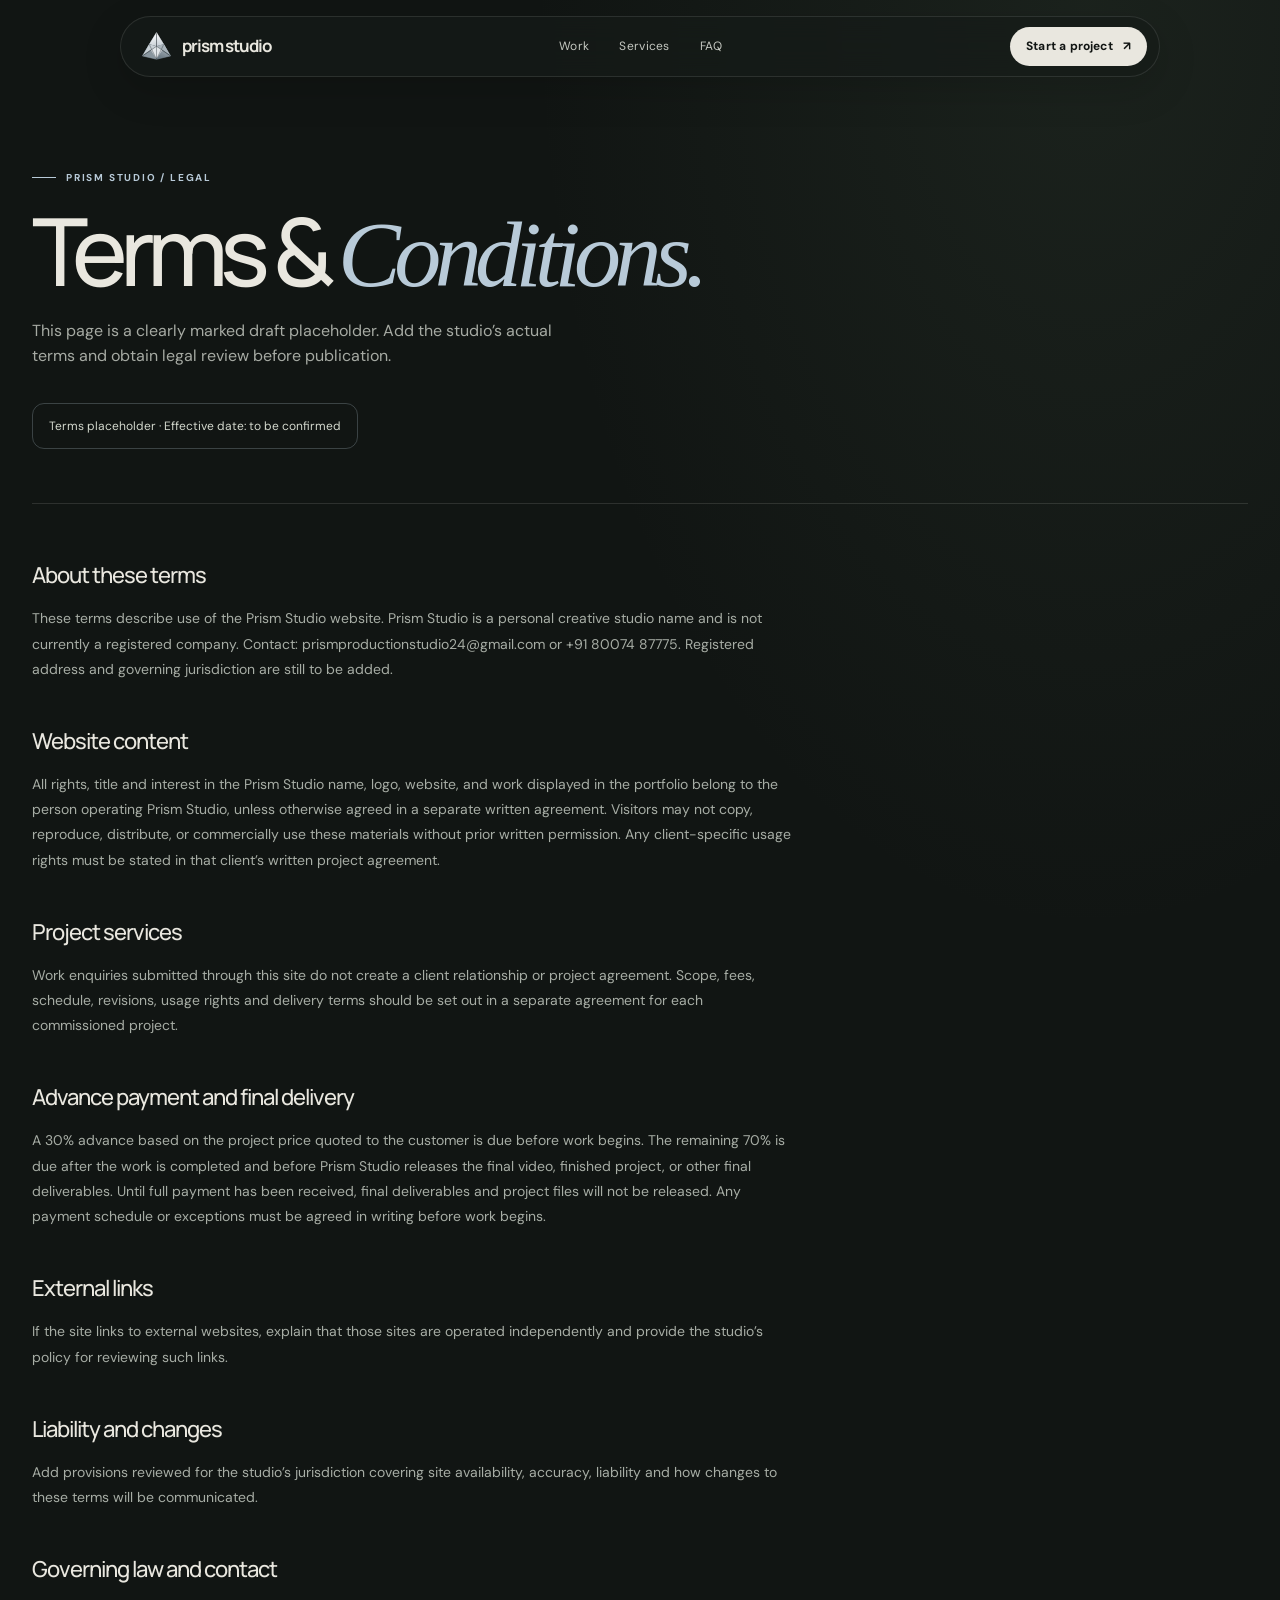
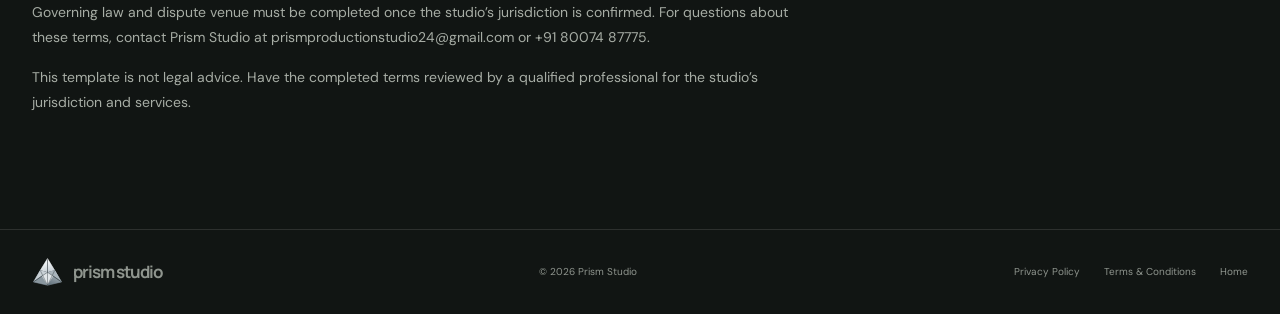
<file: terms.html>
<!doctype html><html lang="en"><head><meta charset="utf-8"><meta name="viewport" content="width=device-width,initial-scale=1"><meta name="theme-color" content="#111513"><title>Terms &amp; Conditions — Prism Studio</title><link rel="stylesheet" href="assets/site.css"></head><body><header class="topbar"><a class="brand" href="index.html"><img class="brand-mark" src="assets/prism-mark.svg" alt="">prism studio</a><nav class="navlinks" aria-label="Main navigation"><a href="index.html#work">Work</a><a href="index.html#services">Services</a><a href="index.html#faq">FAQ</a></nav><a class="nav-cta" href="index.html#contact">Start a project <span>↗</span></a><button class="menu-button" aria-label="Toggle navigation" aria-expanded="false">☰</button></header><main class="legal-main"><div class="wrap"><div class="page-hero"><div class="eyebrow">Prism Studio / Legal</div><h1>Terms &amp; <em>Conditions.</em></h1><p>This page is a clearly marked draft placeholder. Add the studio’s actual terms and obtain legal review before publication.</p><span class="placeholder-callout">Terms placeholder · Effective date: to be confirmed</span></div><article class="legal-copy"><h2>About these terms</h2><p>These terms describe use of the Prism Studio website. Prism Studio is a personal creative studio name and is not currently a registered company. Contact: <a href="mailto:prismproductionstudio24@gmail.com">prismproductionstudio24@gmail.com</a> or <a href="tel:+918007487775">+91 80074 87775</a>. Registered address and governing jurisdiction are still to be added.</p><h2>Website content</h2><p>All rights, title and interest in the Prism Studio name, logo, website, and work displayed in the portfolio belong to the person operating Prism Studio, unless otherwise agreed in a separate written agreement. Visitors may not copy, reproduce, distribute, or commercially use these materials without prior written permission. Any client-specific usage rights must be stated in that client’s written project agreement.</p><h2>Project services</h2><p>Work enquiries submitted through this site do not create a client relationship or project agreement. Scope, fees, schedule, revisions, usage rights and delivery terms should be set out in a separate agreement for each commissioned project.</p><h2>Advance payment and final delivery</h2><p>A 30% advance based on the project price quoted to the customer is due before work begins. The remaining 70% is due after the work is completed and before Prism Studio releases the final video, finished project, or other final deliverables. Until full payment has been received, final deliverables and project files will not be released. Any payment schedule or exceptions must be agreed in writing before work begins.</p><h2>External links</h2><p>If the site links to external websites, explain that those sites are operated independently and provide the studio’s policy for reviewing such links.</p><h2>Liability and changes</h2><p>Add provisions reviewed for the studio’s jurisdiction covering site availability, accuracy, liability and how changes to these terms will be communicated.</p><h2>Governing law and contact</h2><p>Governing law and dispute venue must be completed once the studio’s jurisdiction is confirmed. For questions about these terms, contact Prism Studio at <a href="mailto:prismproductionstudio24@gmail.com">prismproductionstudio24@gmail.com</a> or <a href="tel:+918007487775">+91 80074 87775</a>.</p><p>This template is not legal advice. Have the completed terms reviewed by a qualified professional for the studio’s jurisdiction and services.</p></article></div></main><footer class="footer"><div class="wrap footer-inner"><a class="brand" href="index.html"><img class="brand-mark" src="assets/prism-mark.svg" alt="">prism studio</a><span>© <span data-year></span> Prism Studio</span><div class="footer-links"><a href="privacy.html">Privacy Policy</a><a href="terms.html">Terms &amp; Conditions</a><a href="index.html">Home</a></div></div></footer><script src="assets/site.js"></script></body></html>
</file>
<file: assets/site.css>
@import url('https://fonts.googleapis.com/css2?family=DM+Sans:wght@400;500;600;700&family=Manrope:wght@400;500;600;700;800&display=swap');
:root{--ink:#111513;--ink-2:#191f1c;--ink-3:#222a26;--paper:#e9e7df;--muted:#a6aaa3;--line:rgba(233,231,223,.13);--lime:#b8cad8;--serif:Georgia,'Times New Roman',serif;--sans:'DM Sans',Arial,sans-serif;--display:'Manrope',Arial,sans-serif;--max:1240px}
*{box-sizing:border-box}html{scroll-behavior:smooth;scroll-padding-top:100px}body{margin:0;background:var(--ink);color:var(--paper);font-family:var(--sans);font-size:16px;line-height:1.55;-webkit-font-smoothing:antialiased}a{color:inherit;text-decoration:none}button,input,textarea{font:inherit}.wrap{width:min(var(--max),calc(100% - 64px));margin:auto}.topbar{position:fixed;z-index:20;top:16px;left:50%;transform:translateX(-50%);width:min(1040px,calc(100% - 32px));display:flex;align-items:center;justify-content:space-between;padding:10px 12px 10px 20px;border:1px solid rgba(255,255,255,.1);border-radius:999px;background:rgba(22,27,24,.72);backdrop-filter:blur(18px);-webkit-backdrop-filter:blur(18px);box-shadow:0 12px 40px rgba(0,0,0,.16)}.brand{display:flex;align-items:center;gap:10px;font-family:var(--display);font-weight:700;letter-spacing:-.06em;font-size:17px}.brand-mark{width:31px;height:28px;object-fit:contain;flex:none}.navlinks{display:flex;align-items:center;gap:30px;color:#c5c8c1;font-size:12px;letter-spacing:.025em}.navlinks a{transition:color .25s}.navlinks a:hover{color:var(--lime)}.nav-cta,.pill{display:inline-flex;align-items:center;justify-content:center;gap:10px;border-radius:999px;padding:13px 20px;background:var(--paper);color:var(--ink);font-size:12px;font-weight:700;letter-spacing:.015em;transition:transform .25s,background .25s,color .25s}.nav-cta{padding:10px 16px}.pill:hover,.nav-cta:hover{transform:translateY(-2px);background:var(--lime)}.pill.outline{background:transparent;color:var(--paper);border:1px solid rgba(233,231,223,.26)}.pill.outline:hover{color:var(--ink);background:var(--paper)}.menu-button{display:none;background:none;color:var(--paper);border:0;font-size:20px}.hero{min-height:100svh;position:relative;display:flex;align-items:center;padding:150px 0 84px;overflow:hidden;background:radial-gradient(ellipse at 77% 45%,rgba(96,126,149,.18),transparent 38%),linear-gradient(130deg,#111513 12%,#171d22 62%,#202a31)}.hero:after{content:"";position:absolute;inset:0;pointer-events:none;opacity:.12;background-image:url("data:image/svg+xml,%3Csvg viewBox='0 0 180 180' xmlns='http://www.w3.org/2000/svg'%3E%3Cfilter id='n'%3E%3CfeTurbulence type='fractalNoise' baseFrequency='.8' numOctaves='3' stitchTiles='stitch'/%3E%3C/filter%3E%3Crect width='100%25' height='100%25' filter='url(%23n)' opacity='.22'/%3E%3C/svg%3E")}.hero-grid{position:relative;z-index:1;display:grid;grid-template-columns:1.03fr .97fr;align-items:center;gap:4vw}.eyebrow{display:flex;align-items:center;gap:10px;color:var(--lime);font-size:10px;letter-spacing:.18em;text-transform:uppercase;font-weight:700}.eyebrow:before{content:"";height:1px;width:24px;background:currentColor}.hero h1,.page-hero h1{font-family:var(--display);font-size:clamp(58px,8.8vw,122px);line-height:.91;letter-spacing:-.085em;font-weight:500;margin:28px 0 26px;max-width:720px}.hero h1 em,.page-hero h1 em{font-family:var(--serif);font-weight:400;letter-spacing:-.07em;color:var(--lime)}.hero-copy{max-width:440px;color:#b6bbb4;font-size:15px;line-height:1.8}.actions{display:flex;gap:12px;margin-top:34px;flex-wrap:wrap}.hero-note{display:flex;align-items:center;gap:12px;margin-top:58px;color:#8f958e;font-size:10px;letter-spacing:.14em;text-transform:uppercase}.hero-note:before{content:"";width:38px;height:1px;background:#657166}.hero-art{position:relative;min-height:520px;display:grid;place-items:center}.orbital{width:min(100%,510px);aspect-ratio:1;border-radius:50%;position:relative;background:radial-gradient(circle at 37% 28%,#aabac5 0,#647986 12%,#2e3b43 29%,#171d22 59%,#111513 69%);box-shadow:inset -28px -18px 70px rgba(0,0,0,.7),0 45px 100px rgba(0,0,0,.35);overflow:hidden;animation:float 9s ease-in-out infinite}.orbital:before{content:"";position:absolute;width:120%;height:28%;border:1px solid rgba(205,220,232,.45);border-radius:50%;top:34%;left:-10%;transform:rotate(-28deg);box-shadow:0 0 20px rgba(184,202,216,.12)}.orbital:after{content:"";position:absolute;inset:12%;border:1px solid rgba(233,231,223,.14);border-radius:50%;transform:rotate(33deg) scaleX(.75)}.orbital-core{position:absolute;width:30%;height:30%;border-radius:50%;left:36%;top:28%;background:radial-gradient(circle at 30% 30%,#d0d8bd,#78836e 26%,#303b32 65%,#171d19);filter:drop-shadow(18px 18px 25px rgba(0,0,0,.55))}.art-caption{position:absolute;bottom:27px;right:5%;font-size:10px;line-height:1.5;letter-spacing:.16em;text-transform:uppercase;color:#a8aea4;text-align:right}.art-caption strong{display:block;color:var(--paper);font-weight:500}.section{padding:130px 0}.section-head{display:flex;align-items:flex-end;justify-content:space-between;gap:35px;margin-bottom:54px}.section-kicker{color:var(--lime);font-size:10px;letter-spacing:.18em;text-transform:uppercase}.section h2{font-family:var(--display);font-size:clamp(38px,5.6vw,72px);line-height:.98;letter-spacing:-.075em;font-weight:500;margin:15px 0 0}.section-intro{max-width:330px;color:#9da39c;font-size:13px}.work-section{background:#e4e3da;color:#171b18}.work-section .section-kicker{color:#66735b}.work-section .section-intro{color:#6b716b}.work-grid{display:grid;grid-template-columns:1.12fr .88fr;gap:22px}.work-card{overflow:hidden;border-radius:18px;background:#c9cbc0;position:relative;color:#191d1a;min-height:340px;display:flex;flex-direction:column;justify-content:space-between;padding:24px;transition:transform .4s}.work-card:hover{transform:translateY(-5px)}.work-card.large{min-height:530px}.work-card:nth-child(2){background:#b3b8ac}.work-card:nth-child(3){background:#c3bfb1;grid-column:2;grid-row:2}.work-card:nth-child(4){background:#adb9b2;grid-column:1;grid-row:2}.project-art{position:absolute;inset:0;overflow:hidden;display:grid;place-items:center}.project-art:before{content:"";width:52%;aspect-ratio:1;border-radius:50%;background:radial-gradient(circle at 32% 26%,#f1eedf,#879084 27%,#343b36 68%,#161b18);box-shadow:35px 40px 55px rgba(0,0,0,.32);transform:translate(12%,4%)}.work-card:nth-child(2) .project-art:before{width:39%;border-radius:28% 72% 65% 35% / 36% 30% 70% 64%;transform:rotate(26deg) translate(6%,2%);background:linear-gradient(145deg,#d9d5c5,#647166 45%,#26322c)}.work-card:nth-child(3) .project-art:before{width:68%;aspect-ratio:1.5;border-radius:50%;transform:rotate(-24deg);background:radial-gradient(ellipse,#d8dacd 2%,#8d9a89 40%,#435347 65%,#273029)}.work-card:nth-child(4) .project-art:before{width:34%;height:75%;aspect-ratio:auto;border-radius:80% 20% 48% 52%;transform:rotate(30deg);background:linear-gradient(155deg,#e0ddcc,#687765 54%,#222c25)}.project-art:after{content:"";position:absolute;width:120%;height:30%;border:1px solid rgba(255,255,255,.6);border-radius:50%;transform:rotate(-28deg)}.work-card-top,.work-card-bottom{position:relative;z-index:1;display:flex;justify-content:space-between;align-items:flex-start}.placeholder-tag{border:1px solid rgba(20,27,22,.35);border-radius:999px;padding:7px 10px;font-size:9px;letter-spacing:.14em;text-transform:uppercase;background:rgba(228,227,218,.48);backdrop-filter:blur(10px)}.index{font-size:11px;letter-spacing:.1em}.work-title{font-family:var(--display);font-size:24px;letter-spacing:-.06em;font-weight:600;margin:0}.work-type{font-size:11px;color:#4f5850}.arrow{width:37px;height:37px;border:1px solid rgba(20,27,22,.35);border-radius:50%;display:grid;place-items:center}.services-section{background:#171c19}.services-list{border-top:1px solid var(--line)}.service-row{display:grid;grid-template-columns:70px 1fr 1fr 30px;gap:24px;align-items:center;padding:28px 0;border-bottom:1px solid var(--line);transition:padding .3s,color .3s}.service-row:hover{padding-left:10px;color:var(--lime)}.service-num{font-family:var(--serif);font-size:14px;color:#7e877c}.service-row h3{font-family:var(--display);font-size:25px;letter-spacing:-.055em;font-weight:500;margin:0}.service-row p{font-size:12px;color:#9ba29a;margin:0;max-width:390px}.service-arrow{font-size:21px;color:#92998f}.testimonial-section{background:#d7d8ce;color:#171b18}.testimonial-section .section-kicker{color:#68745e}.testimonial-card{border-top:1px solid rgba(23,27,24,.2);padding:38px 0 0;display:grid;grid-template-columns:1fr 1fr;gap:50px}.testimonial-quote{font-family:var(--serif);font-size:clamp(28px,4vw,49px);line-height:1.16;letter-spacing:-.04em;max-width:620px}.testimonial-note{align-self:end;color:#686e66;font-size:13px;max-width:330px}.testimonial-note strong{display:block;color:#20251f;font-size:10px;text-transform:uppercase;letter-spacing:.14em;margin-bottom:10px}.faq-section{background:#171c19}.faq-layout{display:grid;grid-template-columns:.7fr 1.3fr;gap:9vw}.faq-list{border-top:1px solid var(--line)}details{border-bottom:1px solid var(--line)}summary{list-style:none;cursor:pointer;padding:22px 0;display:flex;justify-content:space-between;gap:22px;font-family:var(--display);font-size:16px;letter-spacing:-.025em}summary::-webkit-details-marker{display:none}summary:after{content:"+";font-size:19px;color:var(--lime);transition:transform .25s}details[open] summary:after{transform:rotate(45deg)}details p{color:#9ba29a;font-size:13px;max-width:560px;margin:0;padding:0 30px 22px 0}.contact-section{background:#202923;position:relative;overflow:hidden}.contact-section:after{content:"";position:absolute;width:560px;height:560px;border:1px solid rgba(184,202,216,.12);border-radius:50%;right:-130px;bottom:-320px;box-shadow:0 0 0 55px rgba(184,202,216,.025),0 0 0 110px rgba(184,202,216,.02)}.contact-inner{position:relative;z-index:1;max-width:780px}.contact-inner h2{font-size:clamp(54px,8.2vw,105px)}.contact-inner p{color:#afb6ad;max-width:440px;margin:24px 0 30px}.contact-meta{display:flex;gap:25px;flex-wrap:wrap;margin-top:38px;color:#909991;font-size:10px;letter-spacing:.1em;text-transform:uppercase}.footer{padding:28px 0;border-top:1px solid var(--line);background:#111513}.footer-inner{display:flex;align-items:center;justify-content:space-between;gap:20px;color:#8f958e;font-size:10px}.footer-links{display:flex;gap:24px}.footer-links a:hover{color:var(--lime)}.legal-main{min-height:100vh;background:radial-gradient(ellipse at 85% 0,rgba(87,112,87,.15),transparent 36%),#111513;padding:170px 0 100px}.page-hero{padding-bottom:54px;border-bottom:1px solid var(--line);margin-bottom:54px}.page-hero h1{font-size:clamp(52px,8vw,94px);margin:22px 0}.page-hero p{color:#a6aaa3;max-width:550px}.legal-copy{max-width:760px}.legal-copy h2{font-family:var(--display);font-size:22px;letter-spacing:-.045em;font-weight:500;margin:42px 0 12px}.legal-copy p,.legal-copy li{font-size:14px;color:#a7ada5;line-height:1.8}.legal-copy ul{padding-left:20px}.placeholder-callout{display:inline-block;margin-top:18px;border:1px solid rgba(184,202,216,.25);border-radius:12px;padding:13px 16px;color:#d3d8cd;font-size:12px}.reveal{opacity:0;transform:translateY(22px);transition:opacity .8s ease,transform .8s cubic-bezier(.2,.7,.2,1)}.reveal.visible{opacity:1;transform:none}.delay-1{transition-delay:.12s}.delay-2{transition-delay:.22s}@keyframes float{0%,100%{transform:translateY(0) rotate(-3deg)}50%{transform:translateY(-13px) rotate(0deg)}}
@media(max-width:800px){.wrap{width:min(var(--max),calc(100% - 40px))}.navlinks{display:none;position:absolute;top:calc(100% + 10px);left:0;right:0;padding:18px 22px;border-radius:20px;background:rgba(22,27,24,.94);backdrop-filter:blur(18px);flex-direction:column;align-items:flex-start;gap:18px}.navlinks.open{display:flex}.menu-button{display:block}.nav-cta{display:none}.hero{padding-top:140px}.hero-grid{grid-template-columns:1fr;gap:10px}.hero h1{font-size:clamp(58px,14vw,92px)}.hero-art{min-height:380px}.orbital{width:min(82vw,390px)}.art-caption{right:0;bottom:8px}.section{padding:90px 0}.section-head{align-items:flex-start;flex-direction:column;margin-bottom:35px}.work-grid{grid-template-columns:1fr}.work-card,.work-card.large{min-height:380px;grid-column:auto;grid-row:auto}.testimonial-card{grid-template-columns:1fr;gap:24px}.faq-layout{grid-template-columns:1fr;gap:32px}.service-row{grid-template-columns:34px 1fr 25px;gap:12px}.service-row p{grid-column:2;grid-row:2}.service-arrow{grid-column:3;grid-row:1}.footer-inner{align-items:flex-start;flex-direction:column}.footer-links{flex-wrap:wrap;gap:15px}}
@media(max-width:460px){.wrap{width:calc(100% - 32px)}.topbar{top:10px}.hero{min-height:0;padding:135px 0 48px}.hero-copy{font-size:14px}.hero-art{min-height:300px}.hero-note{margin-top:38px}.section{padding:76px 0}.work-card,.work-card.large{min-height:320px}.contact-inner h2{font-size:56px}.legal-main{padding-top:140px}}
@media(prefers-reduced-motion:reduce){html{scroll-behavior:auto}*,*:before,*:after{animation-duration:.01ms!important;animation-iteration-count:1!important;transition-duration:.01ms!important}.reveal{opacity:1;transform:none}}

.contact-form{display:grid;grid-template-columns:1fr 1fr;gap:14px;max-width:650px;margin-top:32px}.contact-form label{display:grid;gap:7px;color:#c2c9c3;font-size:11px;letter-spacing:.08em;text-transform:uppercase}.contact-form label.full{grid-column:1/-1}.contact-form input,.contact-form textarea,.contact-form select{width:100%;border:1px solid rgba(233,231,223,.2);border-radius:12px;background:rgba(12,16,14,.35);color:var(--paper);padding:13px 14px;outline:none;transition:border-color .2s}.contact-form input:focus,.contact-form textarea:focus,.contact-form select:focus{border-color:var(--lime)}.contact-form textarea{min-height:120px;resize:vertical}.contact-form select{appearance:none}.form-status{grid-column:1/-1;min-height:22px;color:var(--lime);font-size:12px}.contact-form button{justify-self:start;border:0;cursor:pointer}.contact-form button:disabled{opacity:.65;cursor:wait}@media(max-width:600px){.contact-form{grid-template-columns:1fr}.contact-form label.full,.form-status{grid-column:auto}}
.inquiry-result{grid-column:1/-1;display:grid;grid-template-columns:1fr 1fr;gap:12px}.inquiry-result[hidden]{display:none}.inquiry-result label{grid-column:1/-1}.contact-form .inquiry-message{grid-column:1/-1;min-height:150px;line-height:1.6}.contact-form .inquiry-result .pill{justify-self:start}.contact-form .form-status{margin:0}@media(max-width:600px){.inquiry-result{grid-template-columns:1fr}.inquiry-result label{grid-column:auto}}

.form-heading{margin:24px 0 0;font-family:var(--display);font-weight:500;font-size:22px;letter-spacing:-.04em}.inquiry-result{grid-template-columns:1fr}.contact-form .inquiry-result .pill{grid-column:1;justify-self:start}
.form-trap{position:absolute!important;left:-10000px!important;width:1px!important;height:1px!important;overflow:hidden!important}
</file>
